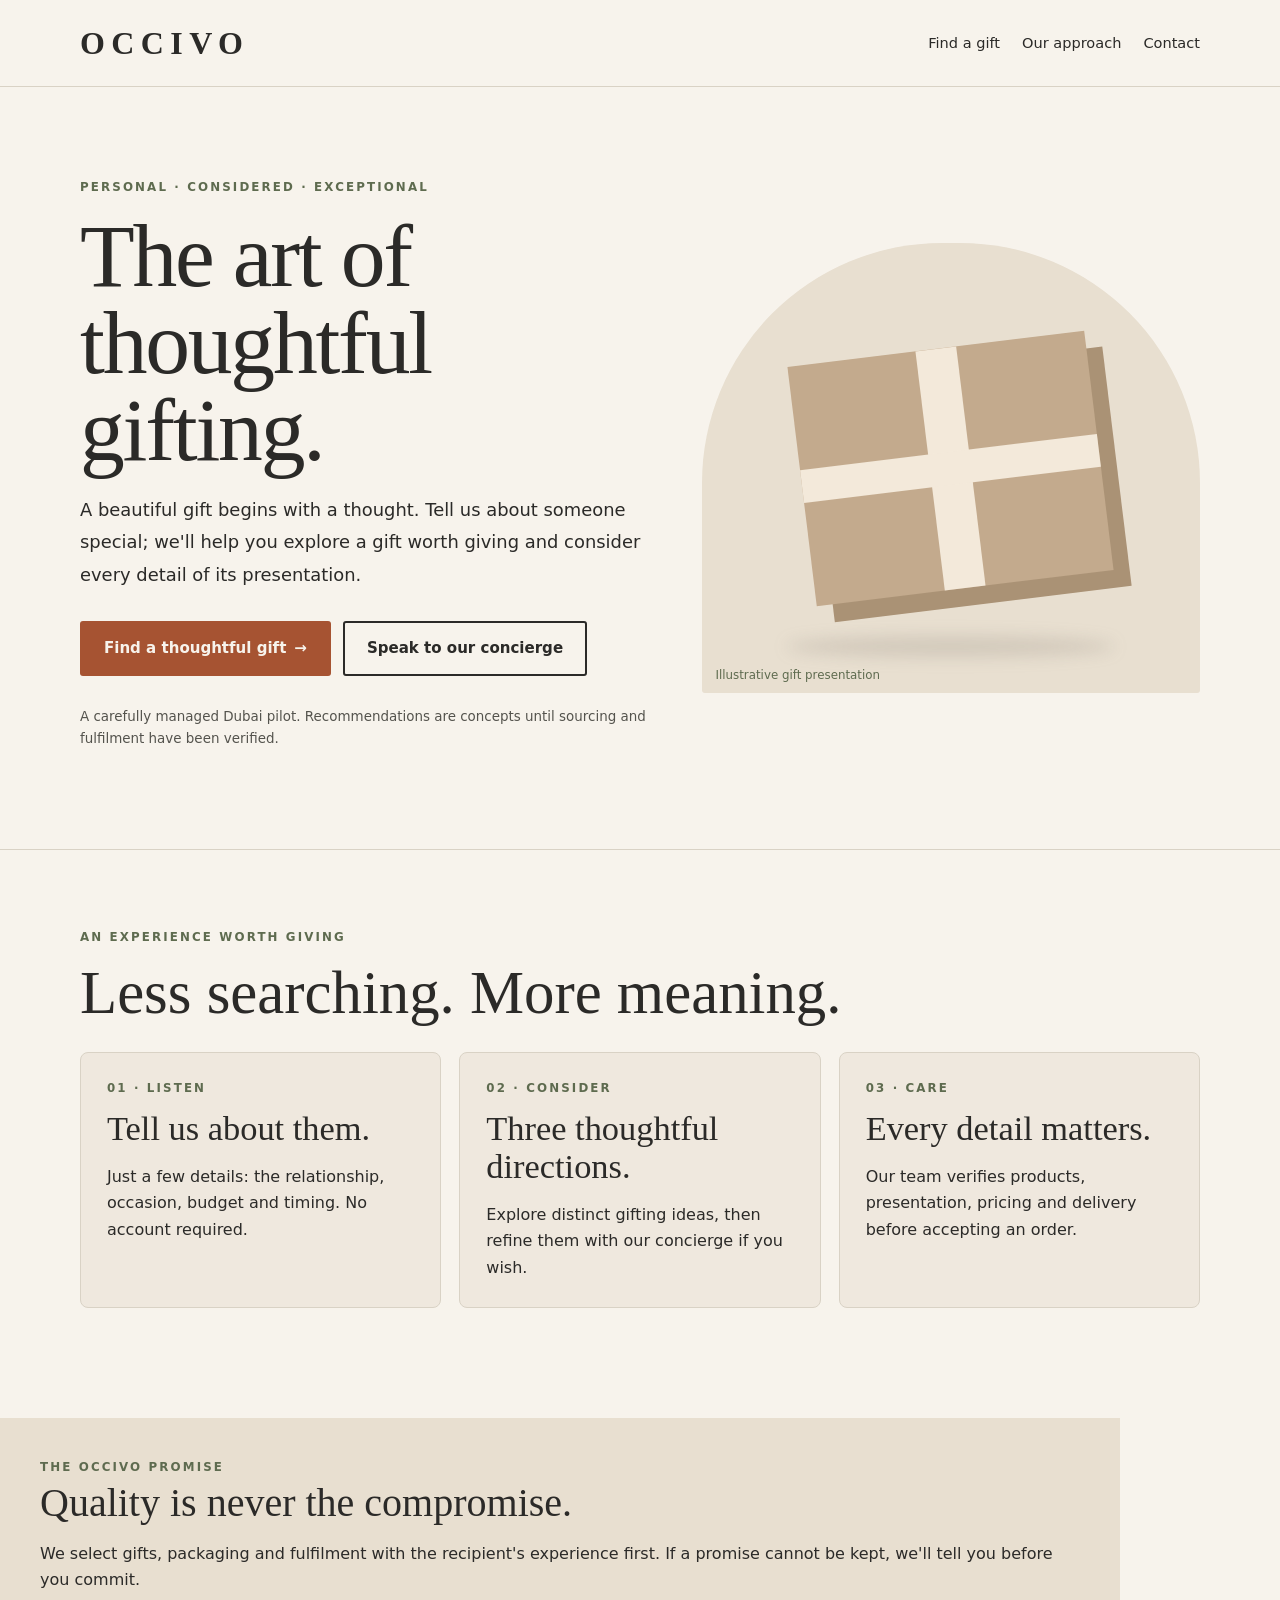
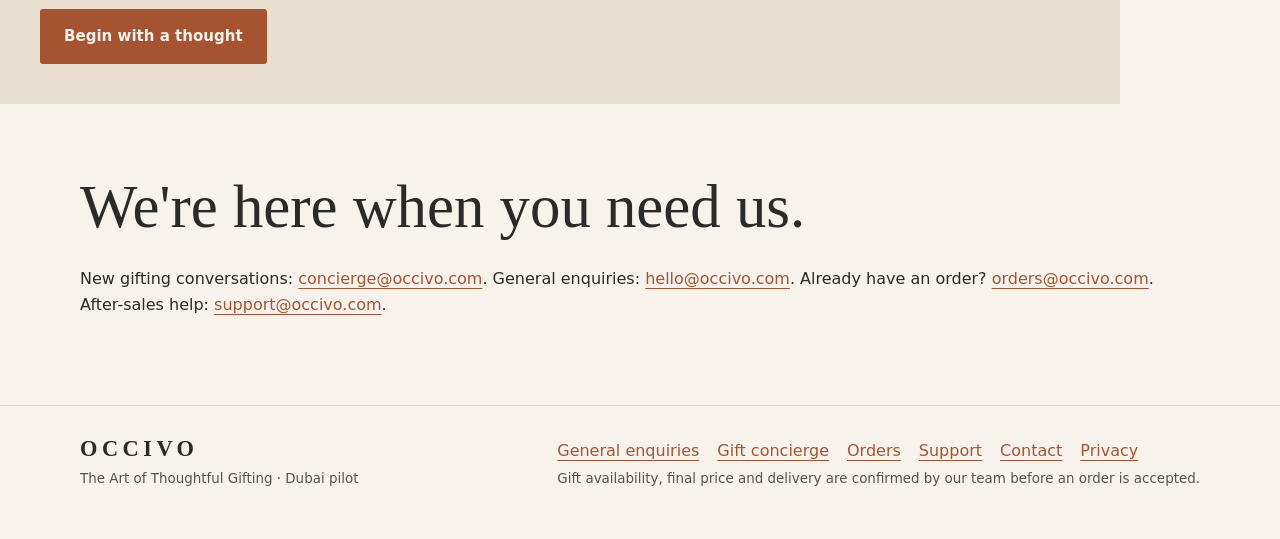
<file: index.html>
<!doctype html><html lang="en"><head><meta charset="UTF-8"><meta name="viewport" content="width=device-width,initial-scale=1"><meta name="theme-color" content="#F7F3EC"><meta name="description" content="Thoughtful gifts, personally considered. OCCIVO is a Dubai-first premium gifting concierge."><title>The Art of Thoughtful Gifting — OCCIVO</title><link rel="stylesheet" href="/styles.css"></head><body><a class="skip" href="#main">Skip to content</a><header class="header"><div class="container head"><a class="wordmark" href="/" aria-label="OCCIVO homepage">OCCIVO</a><nav class="nav" aria-label="Main navigation"><a href="/concierge.html">Find a gift</a><a href="/#how-it-works">Our approach</a><a href="/contact.html">Contact</a></nav></div></header><main id="main"><section class="container hero"><div><span class="eyebrow">Personal · Considered · Exceptional</span><h1>The art of thoughtful gifting.</h1><p class="lead">A beautiful gift begins with a thought. Tell us about someone special; we'll help you explore a gift worth giving and consider every detail of its presentation.</p><div class="actions"><a class="btn btn-primary" href="/concierge.html">Find a thoughtful gift <span aria-hidden="true">→</span></a><a class="btn btn-secondary" href="mailto:concierge@occivo.com?subject=Personal%20gift%20enquiry">Speak to our concierge</a></div><p class="muted small">A carefully managed Dubai pilot. Recommendations are concepts until sourcing and fulfilment have been verified.</p></div><div class="art" role="img" aria-label="Editorial illustration of a gift box tied with an ivory ribbon"><div class="box-art"></div><span class="art-label">Illustrative gift presentation</span></div></section><hr class="divider"><section id="how-it-works" class="container band"><div class="eyebrow">An experience worth giving</div><h2 class="section-title">Less searching. More meaning.</h2><div class="grid3"><article class="tile"><div class="eyebrow">01 · Listen</div><h3>Tell us about them.</h3><p>Just a few details: the relationship, occasion, budget and timing. No account required.</p></article><article class="tile"><div class="eyebrow">02 · Consider</div><h3>Three thoughtful directions.</h3><p>Explore distinct gifting ideas, then refine them with our concierge if you wish.</p></article><article class="tile"><div class="eyebrow">03 · Care</div><h3>Every detail matters.</h3><p>Our team verifies products, presentation, pricing and delivery before accepting an order.</p></article></div></section><section class="container banner"><div class="eyebrow">The OCCIVO promise</div><h2>Quality is never the compromise.</h2><p>We select gifts, packaging and fulfilment with the recipient's experience first. If a promise cannot be kept, we'll tell you before you commit.</p><a href="/concierge.html" class="btn btn-primary">Begin with a thought</a></section><section class="container band" style="padding-top:0"><h2 class="section-title">We're here when you need us.</h2><p>New gifting conversations: <a href="mailto:concierge@occivo.com">concierge@occivo.com</a>. General enquiries: <a href="mailto:hello@occivo.com">hello@occivo.com</a>. Already have an order? <a href="mailto:orders@occivo.com">orders@occivo.com</a>. After-sales help: <a href="mailto:support@occivo.com">support@occivo.com</a>.</p></section></main><footer class="footer"><div class="container foot"><div><a class="wordmark" href="/" style="font-size:1.4rem">OCCIVO</a><p class="muted small">The Art of Thoughtful Gifting · Dubai pilot</p></div><div><div class="footlinks"><a href="mailto:hello@occivo.com">General enquiries</a><a href="mailto:concierge@occivo.com">Gift concierge</a><a href="mailto:orders@occivo.com">Orders</a><a href="mailto:support@occivo.com">Support</a><a href="/contact.html">Contact</a><a href="/privacy.html">Privacy</a></div><p class="muted small">Gift availability, final price and delivery are confirmed by our team before an order is accepted.</p></div></div></footer></body></html>
</file>
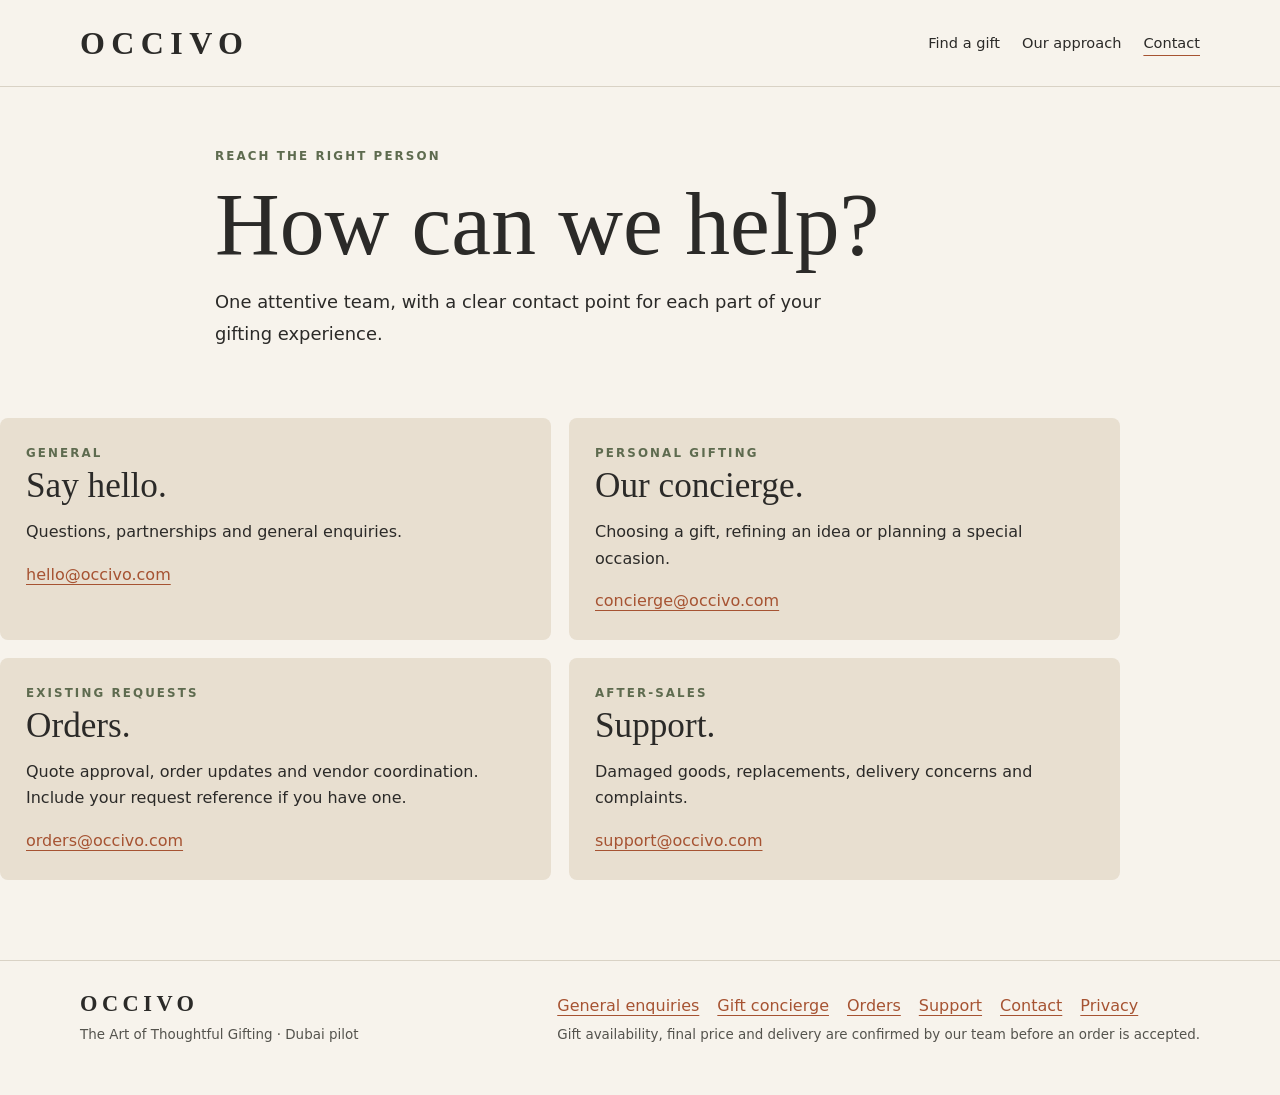
<file: contact.html>
<!doctype html><html lang="en"><head><meta charset="UTF-8"><meta name="viewport" content="width=device-width,initial-scale=1"><meta name="theme-color" content="#F7F3EC"><meta name="description" content="Contact OCCIVO for gifting advice, orders, general enquiries and support."><title>Contact — OCCIVO</title><link rel="stylesheet" href="/styles.css"></head><body><a class="skip" href="#main">Skip to content</a><header class="header"><div class="container head"><a class="wordmark" href="/" aria-label="OCCIVO homepage">OCCIVO</a><nav class="nav" aria-label="Main navigation"><a href="/concierge.html">Find a gift</a><a href="/#how-it-works">Our approach</a><a href="/contact.html" aria-current="page">Contact</a></nav></div></header><main id="main"><section class="container page-intro"><div class="eyebrow">Reach the right person</div><h1>How can we help?</h1><p class="lead">One attentive team, with a clear contact point for each part of your gifting experience.</p></section><div class="container contact-grid"><article><div class="eyebrow">General</div><h2>Say hello.</h2><p>Questions, partnerships and general enquiries.</p><a href="mailto:hello@occivo.com">hello@occivo.com</a></article><article><div class="eyebrow">Personal gifting</div><h2>Our concierge.</h2><p>Choosing a gift, refining an idea or planning a special occasion.</p><a href="mailto:concierge@occivo.com">concierge@occivo.com</a></article><article><div class="eyebrow">Existing requests</div><h2>Orders.</h2><p>Quote approval, order updates and vendor coordination. Include your request reference if you have one.</p><a href="mailto:orders@occivo.com">orders@occivo.com</a></article><article><div class="eyebrow">After-sales</div><h2>Support.</h2><p>Damaged goods, replacements, delivery concerns and complaints.</p><a href="mailto:support@occivo.com">support@occivo.com</a></article></div></main><footer class="footer"><div class="container foot"><div><a class="wordmark" href="/" style="font-size:1.4rem">OCCIVO</a><p class="muted small">The Art of Thoughtful Gifting · Dubai pilot</p></div><div><div class="footlinks"><a href="mailto:hello@occivo.com">General enquiries</a><a href="mailto:concierge@occivo.com">Gift concierge</a><a href="mailto:orders@occivo.com">Orders</a><a href="mailto:support@occivo.com">Support</a><a href="/contact.html">Contact</a><a href="/privacy.html">Privacy</a></div><p class="muted small">Gift availability, final price and delivery are confirmed by our team before an order is accepted.</p></div></div></footer></body></html>
</file>
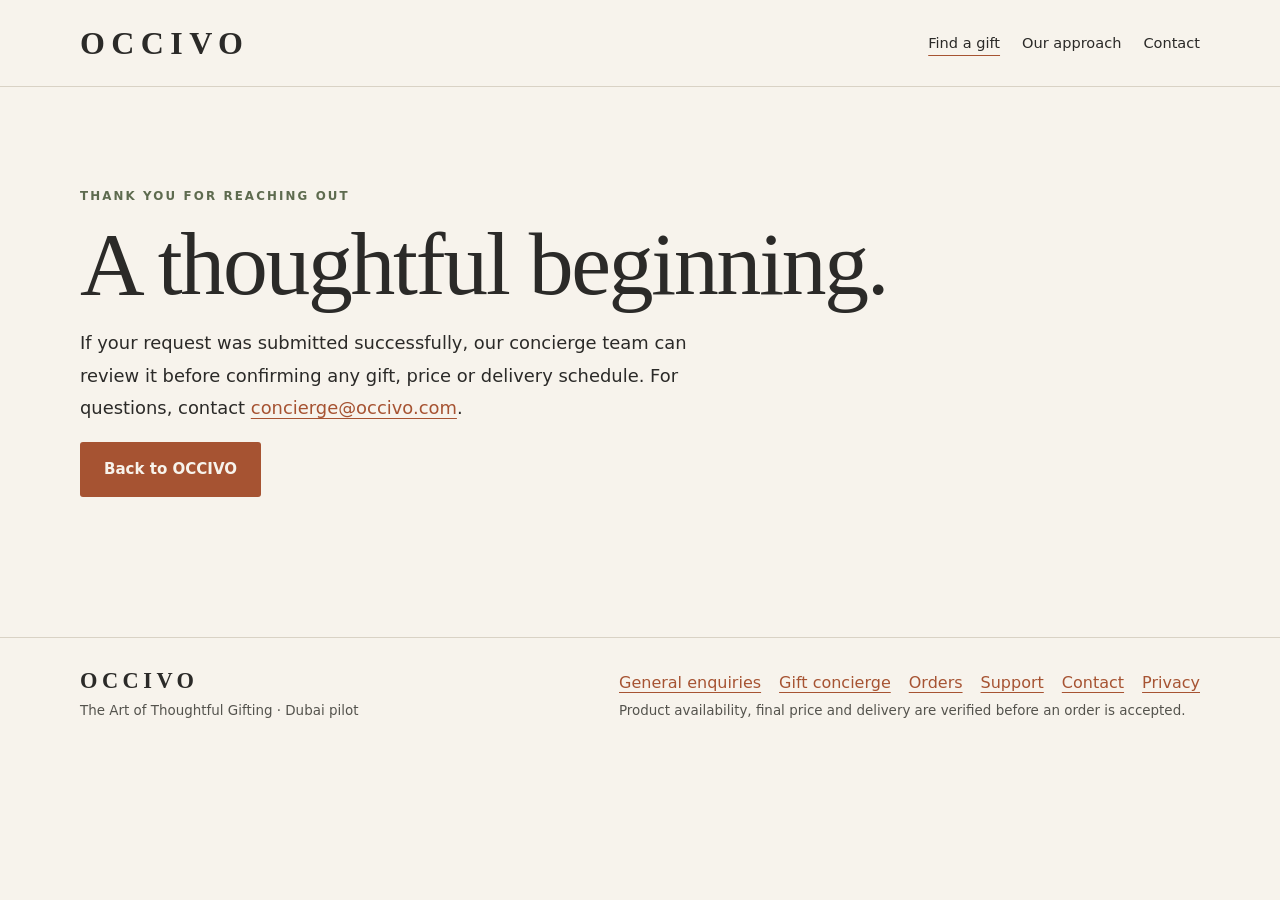
<file: thank-you.html>
<!doctype html><html lang="en"><head><meta charset="UTF-8"><meta name="viewport" content="width=device-width,initial-scale=1"><meta name="theme-color" content="#F7F3EC"><title>Thank you — OCCIVO</title><link rel="stylesheet" href="/styles.css"></head><body><a class="skip" href="#main">Skip to content</a><header class="header"><div class="container head"><a class="wordmark" href="/" aria-label="OCCIVO homepage">OCCIVO</a><nav class="nav" aria-label="Main navigation"><a href="/concierge.html" aria-current="page">Find a gift</a><a href="/#how-it-works">Our approach</a><a href="/contact.html">Contact</a></nav></div></header><main id="main" class="container" style="padding:100px 0 140px"><div class="eyebrow">Thank you for reaching out</div><h1 class="display">A thoughtful beginning.</h1><p class="lead">If your request was submitted successfully, our concierge team can review it before confirming any gift, price or delivery schedule. For questions, contact <a href="mailto:concierge@occivo.com">concierge@occivo.com</a>.</p><a class="btn btn-primary" href="/">Back to OCCIVO</a></main><footer class="footer"><div class="container foot"><div><a class="wordmark" href="/" style="font-size:1.4rem">OCCIVO</a><p class="muted small">The Art of Thoughtful Gifting · Dubai pilot</p></div><div><div class="footlinks"><a href="mailto:hello@occivo.com">General enquiries</a><a href="mailto:concierge@occivo.com">Gift concierge</a><a href="mailto:orders@occivo.com">Orders</a><a href="mailto:support@occivo.com">Support</a><a href="/contact.html">Contact</a><a href="/privacy.html">Privacy</a></div><p class="muted small">Product availability, final price and delivery are verified before an order is accepted.</p></div></div></footer></body></html>
</file>
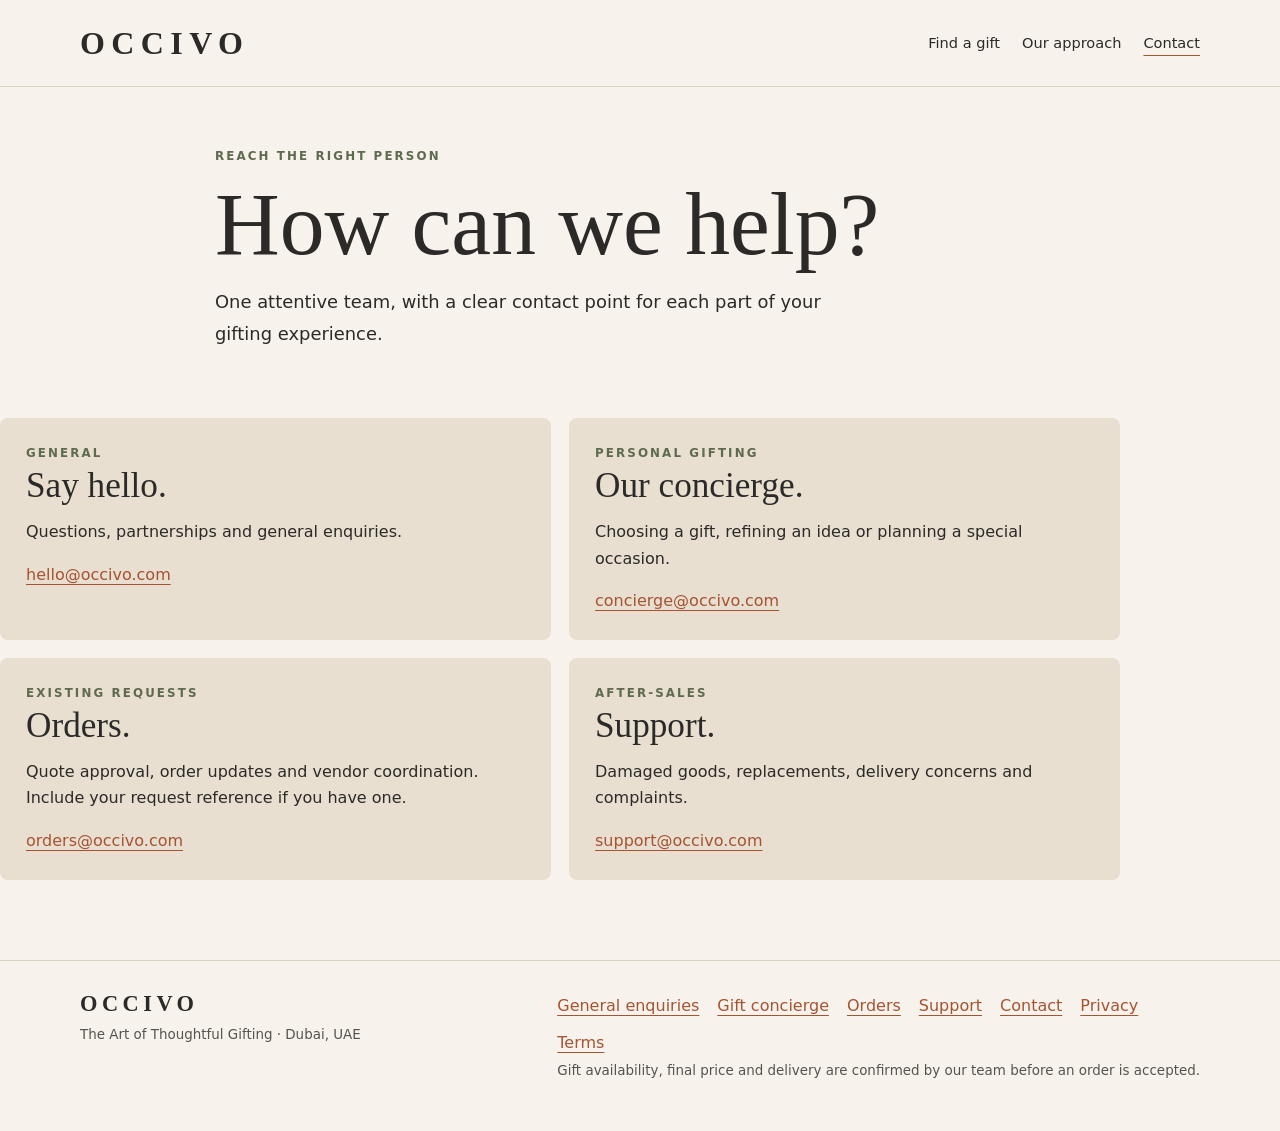
<file: public/contact.html>
<!doctype html><html lang="en"><head><meta charset="UTF-8"><meta name="viewport" content="width=device-width,initial-scale=1"><meta name="theme-color" content="#F7F3EC"><meta name="description" content="Contact OCCIVO for gifting advice, orders, general enquiries and support."><title>Contact — OCCIVO</title><link rel="icon" href="/favicon.svg" type="image/svg+xml"><link rel="stylesheet" href="/styles.css"></head><body><a class="skip" href="#main">Skip to content</a><header class="header"><div class="container head"><a class="wordmark" href="/" aria-label="OCCIVO homepage">OCCIVO</a><nav class="nav" aria-label="Main navigation"><a href="/concierge.html">Find a gift</a><a href="/#how-it-works">Our approach</a><a href="/contact.html" aria-current="page">Contact</a></nav></div></header><main id="main"><section class="container page-intro"><div class="eyebrow">Reach the right person</div><h1>How can we help?</h1><p class="lead">One attentive team, with a clear contact point for each part of your gifting experience.</p></section><div class="container contact-grid"><article><div class="eyebrow">General</div><h2>Say hello.</h2><p>Questions, partnerships and general enquiries.</p><a href="mailto:hello@occivo.com">hello@occivo.com</a></article><article><div class="eyebrow">Personal gifting</div><h2>Our concierge.</h2><p>Choosing a gift, refining an idea or planning a special occasion.</p><a href="mailto:concierge@occivo.com">concierge@occivo.com</a></article><article><div class="eyebrow">Existing requests</div><h2>Orders.</h2><p>Quote approval, order updates and vendor coordination. Include your request reference if you have one.</p><a href="mailto:orders@occivo.com">orders@occivo.com</a></article><article><div class="eyebrow">After-sales</div><h2>Support.</h2><p>Damaged goods, replacements, delivery concerns and complaints.</p><a href="mailto:support@occivo.com">support@occivo.com</a></article></div></main><footer class="footer"><div class="container foot"><div><a class="wordmark" href="/" style="font-size:1.4rem">OCCIVO</a><p class="muted small">The Art of Thoughtful Gifting · Dubai, UAE</p></div><div><div class="footlinks"><a href="mailto:hello@occivo.com">General enquiries</a><a href="mailto:concierge@occivo.com">Gift concierge</a><a href="mailto:orders@occivo.com">Orders</a><a href="mailto:support@occivo.com">Support</a><a href="/contact.html">Contact</a><a href="/privacy.html">Privacy</a><a href="/terms.html">Terms</a></div><p class="muted small">Gift availability, final price and delivery are confirmed by our team before an order is accepted.</p></div></div></footer></body></html>
</file>
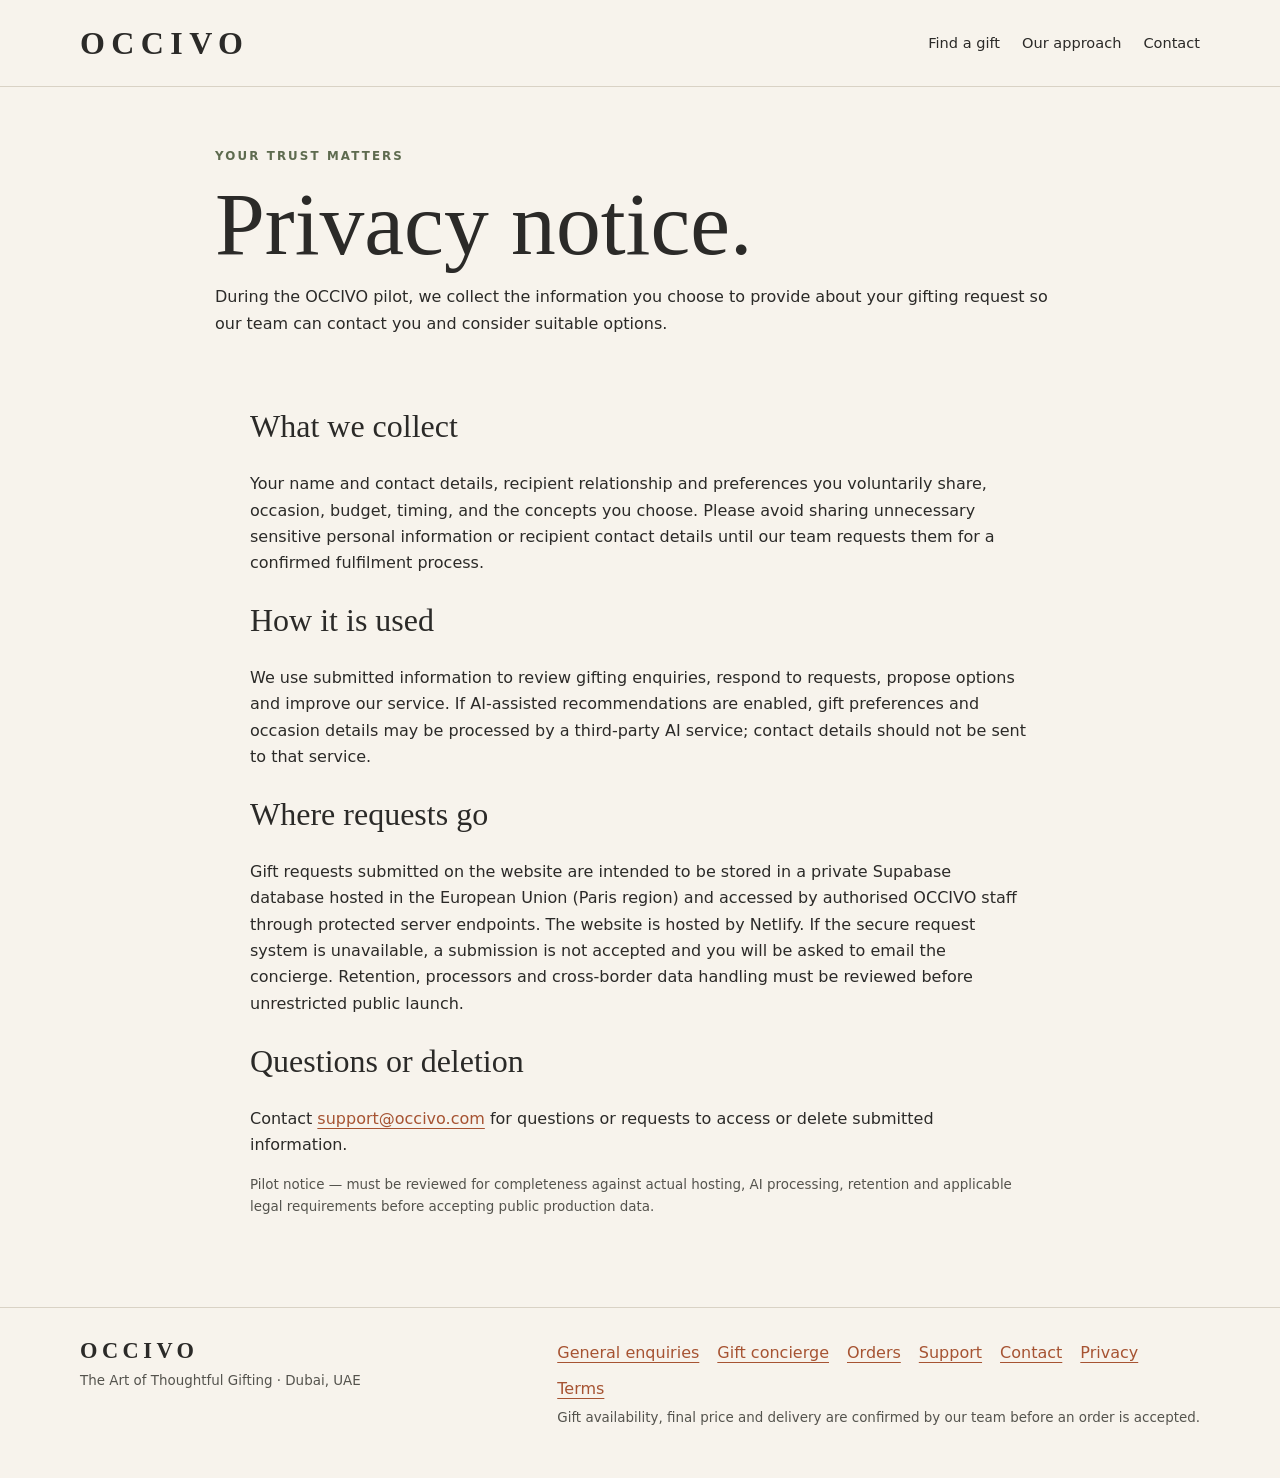
<file: public/privacy.html>
<!doctype html><html lang="en"><head><meta charset="UTF-8"><meta name="viewport" content="width=device-width,initial-scale=1"><meta name="theme-color" content="#F7F3EC"><meta name="description" content="How OCCIVO handles gifting enquiries during its controlled Dubai pilot."><title>Privacy Notice — OCCIVO</title><link rel="icon" href="/favicon.svg" type="image/svg+xml"><link rel="stylesheet" href="/styles.css"></head><body><a class="skip" href="#main">Skip to content</a><header class="header"><div class="container head"><a class="wordmark" href="/" aria-label="OCCIVO homepage">OCCIVO</a><nav class="nav" aria-label="Main navigation"><a href="/concierge.html">Find a gift</a><a href="/#how-it-works">Our approach</a><a href="/contact.html">Contact</a></nav></div></header><main id="main"><section class="container page-intro"><div class="eyebrow">Your trust matters</div><h1>Privacy notice.</h1><p>During the OCCIVO pilot, we collect the information you choose to provide about your gifting request so our team can contact you and consider suitable options.</p></section><article class="container legal"><h2>What we collect</h2><p>Your name and contact details, recipient relationship and preferences you voluntarily share, occasion, budget, timing, and the concepts you choose. Please avoid sharing unnecessary sensitive personal information or recipient contact details until our team requests them for a confirmed fulfilment process.</p><h2>How it is used</h2><p>We use submitted information to review gifting enquiries, respond to requests, propose options and improve our service. If AI-assisted recommendations are enabled, gift preferences and occasion details may be processed by a third-party AI service; contact details should not be sent to that service.</p><h2>Where requests go</h2><p>Gift requests submitted on the website are intended to be stored in a private Supabase database hosted in the European Union (Paris region) and accessed by authorised OCCIVO staff through protected server endpoints. The website is hosted by Netlify. If the secure request system is unavailable, a submission is not accepted and you will be asked to email the concierge. Retention, processors and cross-border data handling must be reviewed before unrestricted public launch.</p><h2>Questions or deletion</h2><p>Contact <a href="mailto:support@occivo.com?subject=Privacy%20enquiry">support@occivo.com</a> for questions or requests to access or delete submitted information.</p><p class="muted small">Pilot notice — must be reviewed for completeness against actual hosting, AI processing, retention and applicable legal requirements before accepting public production data.</p></article></main><footer class="footer"><div class="container foot"><div><a class="wordmark" href="/" style="font-size:1.4rem">OCCIVO</a><p class="muted small">The Art of Thoughtful Gifting · Dubai, UAE</p></div><div><div class="footlinks"><a href="mailto:hello@occivo.com">General enquiries</a><a href="mailto:concierge@occivo.com">Gift concierge</a><a href="mailto:orders@occivo.com">Orders</a><a href="mailto:support@occivo.com">Support</a><a href="/contact.html">Contact</a><a href="/privacy.html">Privacy</a><a href="/terms.html">Terms</a></div><p class="muted small">Gift availability, final price and delivery are confirmed by our team before an order is accepted.</p></div></div></footer></body></html>
</file>
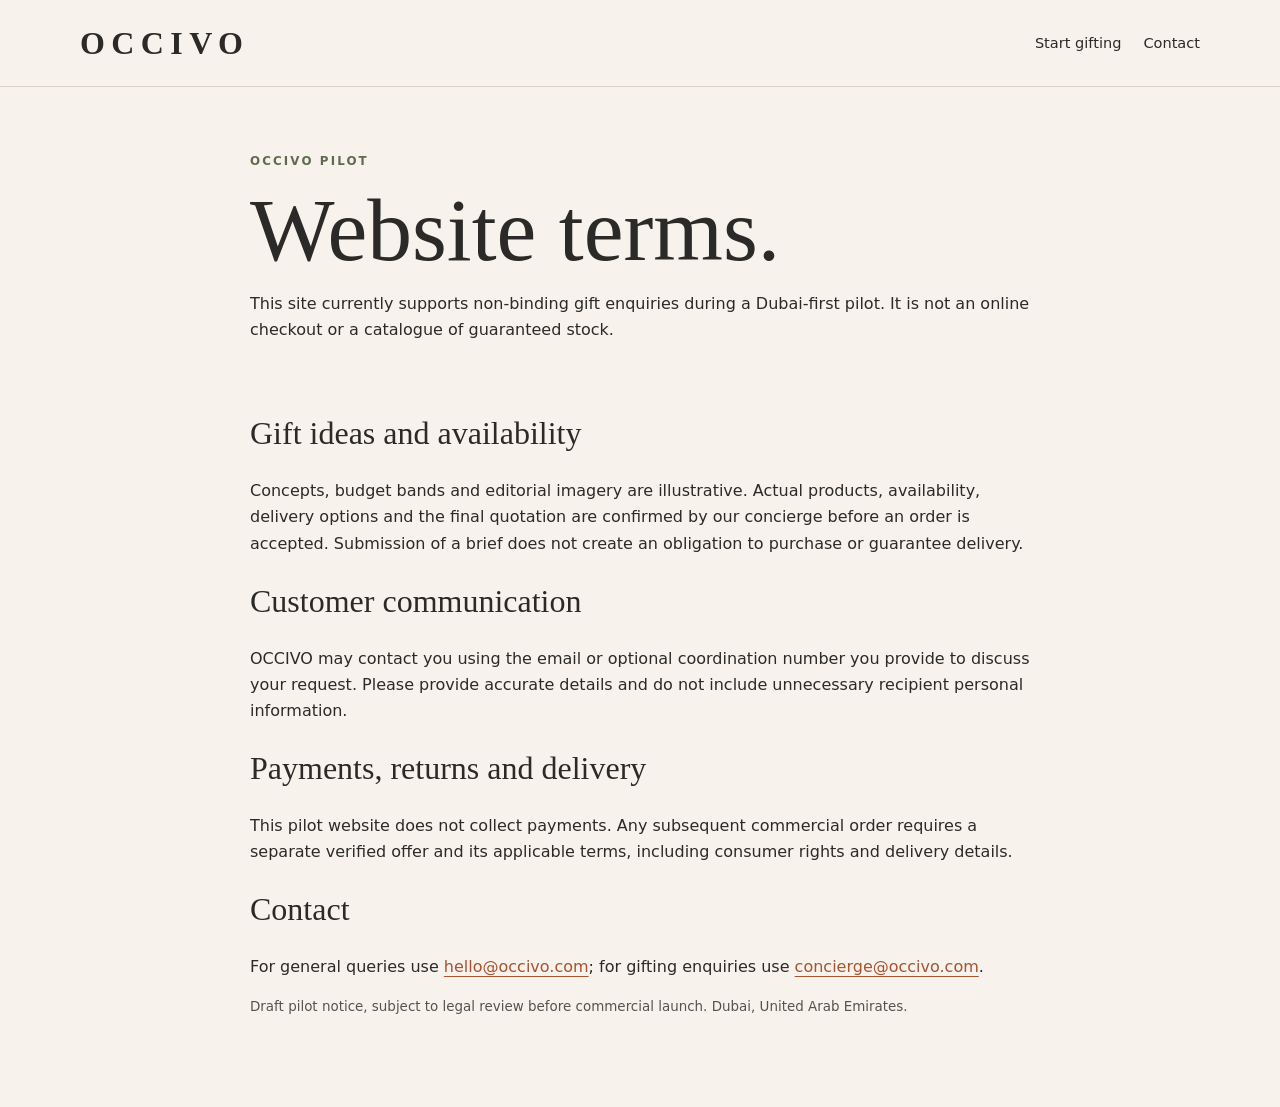
<file: public/terms.html>
<!doctype html><html lang="en"><head><meta charset="UTF-8"><meta name="viewport" content="width=device-width,initial-scale=1"><meta name="robots" content="noindex"><meta name="description" content="OCCIVO concierge pilot website terms."><title>Website Terms — OCCIVO</title><link rel="icon" type="image/svg+xml" href="/favicon.svg"><link rel="stylesheet" href="/styles.css"></head><body><a class="skip" href="#main">Skip to content</a><header class="header"><div class="container head"><a class="wordmark" href="/">OCCIVO</a><nav class="nav"><a href="/concierge.html">Start gifting</a><a href="/contact.html">Contact</a></nav></div></header><main class="container legal" id="main"><section class="page-intro"><span class="eyebrow">OCCIVO pilot</span><h1>Website terms.</h1><p>This site currently supports non-binding gift enquiries during a Dubai-first pilot. It is not an online checkout or a catalogue of guaranteed stock.</p></section><h2>Gift ideas and availability</h2><p>Concepts, budget bands and editorial imagery are illustrative. Actual products, availability, delivery options and the final quotation are confirmed by our concierge before an order is accepted. Submission of a brief does not create an obligation to purchase or guarantee delivery.</p><h2>Customer communication</h2><p>OCCIVO may contact you using the email or optional coordination number you provide to discuss your request. Please provide accurate details and do not include unnecessary recipient personal information.</p><h2>Payments, returns and delivery</h2><p>This pilot website does not collect payments. Any subsequent commercial order requires a separate verified offer and its applicable terms, including consumer rights and delivery details.</p><h2>Contact</h2><p>For general queries use <a href="mailto:hello@occivo.com">hello@occivo.com</a>; for gifting enquiries use <a href="mailto:concierge@occivo.com">concierge@occivo.com</a>.</p><p class="muted small">Draft pilot notice, subject to legal review before commercial launch. Dubai, United Arab Emirates.</p></main></body></html>
</file>
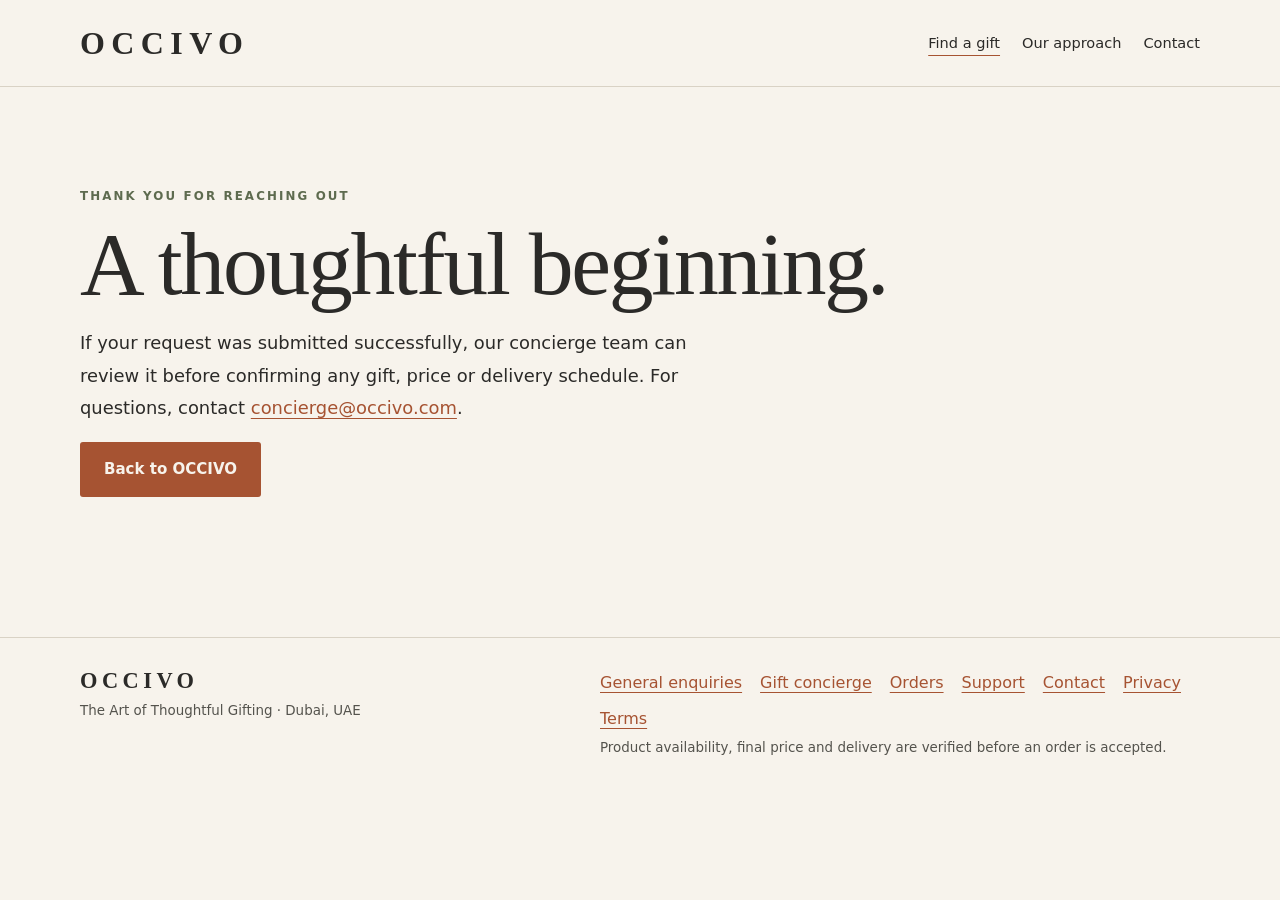
<file: public/thank-you.html>
<!doctype html><html lang="en"><head><meta charset="UTF-8"><meta name="viewport" content="width=device-width,initial-scale=1"><meta name="theme-color" content="#F7F3EC"><title>Thank you — OCCIVO</title><link rel="icon" href="/favicon.svg" type="image/svg+xml"><link rel="stylesheet" href="/styles.css"></head><body><a class="skip" href="#main">Skip to content</a><header class="header"><div class="container head"><a class="wordmark" href="/" aria-label="OCCIVO homepage">OCCIVO</a><nav class="nav" aria-label="Main navigation"><a href="/concierge.html" aria-current="page">Find a gift</a><a href="/#how-it-works">Our approach</a><a href="/contact.html">Contact</a></nav></div></header><main id="main" class="container" style="padding:100px 0 140px"><div class="eyebrow">Thank you for reaching out</div><h1 class="display">A thoughtful beginning.</h1><p class="lead">If your request was submitted successfully, our concierge team can review it before confirming any gift, price or delivery schedule. For questions, contact <a href="mailto:concierge@occivo.com">concierge@occivo.com</a>.</p><a class="btn btn-primary" href="/">Back to OCCIVO</a></main><footer class="footer"><div class="container foot"><div><a class="wordmark" href="/" style="font-size:1.4rem">OCCIVO</a><p class="muted small">The Art of Thoughtful Gifting · Dubai, UAE</p></div><div><div class="footlinks"><a href="mailto:hello@occivo.com">General enquiries</a><a href="mailto:concierge@occivo.com">Gift concierge</a><a href="mailto:orders@occivo.com">Orders</a><a href="mailto:support@occivo.com">Support</a><a href="/contact.html">Contact</a><a href="/privacy.html">Privacy</a><a href="/terms.html">Terms</a></div><p class="muted small">Product availability, final price and delivery are verified before an order is accepted.</p></div></div></footer></body></html>
</file>
<file: styles.css>
:root{--surface:#F7F3EC;--sand:#E8DFD0;--ink:#2B2A28;--action:#A65332;--hover:#8F462A;--pressed:#763821;--sage:#5E6B4F;--line:#D9D2C5;--border:#5E6B4F;--error:#9B3D2E;--serif:"Cormorant Garamond",Georgia,serif;--sans:"DM Sans",system-ui,-apple-system,"Segoe UI",sans-serif}*{box-sizing:border-box}html{scroll-behavior:smooth}body{margin:0;background:var(--surface);color:var(--ink);font:400 16px/1.65 var(--sans)}a{color:var(--action);text-underline-offset:4px}a:hover{color:var(--hover)}:focus-visible{outline:3px solid var(--ink);outline-offset:4px}button,input,textarea,select{font:inherit}button{cursor:pointer}button:disabled{cursor:not-allowed;opacity:.6}.container{width:min(1120px,calc(100% - 40px));margin-inline:auto}.skip{position:absolute;left:12px;top:-100px;background:var(--ink);color:var(--surface);padding:8px 14px;z-index:20}.skip:focus{top:12px}.header{border-bottom:1px solid var(--line);background:var(--surface)}.head{min-height:86px;display:flex;align-items:center;justify-content:space-between;gap:24px}.wordmark{font:600 2rem/1 var(--serif);letter-spacing:.2em;text-decoration:none;color:var(--ink)}.nav{display:flex;flex-wrap:wrap;gap:22px;align-items:center}.nav a{font-size:.91rem;text-decoration:none;color:var(--ink)}.nav a[aria-current=page]{text-decoration:underline;text-decoration-color:var(--action);text-underline-offset:7px}.eyebrow{font-size:.74rem;text-transform:uppercase;letter-spacing:.18em;color:var(--sage);font-weight:700}.hero{padding:86px 0 78px;display:grid;grid-template-columns:1.07fr .93fr;gap:48px;align-items:center}.hero h1,.display{font:500 clamp(3.4rem,7vw,6.7rem)/.97 var(--serif);letter-spacing:-.025em;margin:14px 0 20px}.lead{font-size:1.12rem;max-width:640px;line-height:1.8}.actions{display:flex;gap:12px;flex-wrap:wrap;margin:30px 0}.btn{border-radius:3px;padding:13px 22px;font-weight:700;font-size:.94rem;min-height:48px;text-decoration:none;display:inline-flex;justify-content:center;align-items:center;gap:8px;border:2px solid transparent;transition:background-color .15s,color .15s}.btn-primary{background:var(--action);color:var(--surface)}.btn-primary:hover{background:var(--hover);color:var(--surface)}.btn-primary:active{background:var(--pressed)}.btn-secondary{color:var(--ink);background:transparent;border-color:var(--ink)}.btn-secondary:hover{background:var(--sand);color:var(--ink)}.btn:focus-visible{outline:3px solid var(--ink);outline-offset:3px}.small{font-size:.84rem}.muted{color:#54534D}.art{min-height:450px;display:grid;place-items:center;position:relative;background:var(--sand);border-radius:240px 240px 3px 3px;overflow:hidden}.art::after{content:"";position:absolute;bottom:36px;width:66%;height:21px;border-radius:50%;background:#7C756A33;filter:blur(8px)}.box-art{width:60%;aspect-ratio:1.24;background:#C3AA8D;box-shadow:16px 18px 0 #AA9275;transform:rotate(-7deg);position:relative;z-index:1}.box-art:before,.box-art:after{content:"";position:absolute;background:#F3E9DA}.box-art:before{left:43%;width:14%;height:100%}.box-art:after{top:43%;width:100%;height:14%}.art-label{position:absolute;bottom:8px;left:14px;font-size:.74rem;color:var(--sage)}.divider{border:0;border-top:1px solid var(--line)}section.band{padding:70px 0}.section-title{font:500 clamp(2.4rem,5vw,3.8rem)/1.08 var(--serif);margin:12px 0 26px}.grid3{display:grid;grid-template-columns:repeat(3,minmax(0,1fr));gap:18px}.tile{border:1px solid var(--line);background:#EFE8DE;padding:26px;min-width:0;border-radius:8px}.tile h3{font:500 2.15rem/1.1 var(--serif);margin:12px 0}.tile p{margin-bottom:0}.banner{background:var(--sand);padding:40px;margin:40px 0 70px}.banner h2{font:500 2.5rem/1 var(--serif);margin:5px 0 18px}.footer{border-top:1px solid var(--line);padding:32px 0 45px}.foot{display:flex;justify-content:space-between;gap:24px;flex-wrap:wrap}.foot p{margin:.25rem 0}.footlinks{display:flex;gap:10px 18px;flex-wrap:wrap;max-width:600px}.page-intro{padding:60px 0 30px;max-width:850px}.page-intro h1{font:500 clamp(3.2rem,7vw,5.6rem)/1 var(--serif);margin:12px 0}.contact-grid{display:grid;grid-template-columns:repeat(2,minmax(0,1fr));gap:18px;margin:20px 0 80px}.contact-grid article{padding:26px;background:var(--sand);border-radius:8px}.contact-grid h2{font:500 2.2rem/1 var(--serif);margin:4px 0}.form-shell{max-width:810px;margin:25px auto 80px;background:#EFE8DE;padding:clamp(20px,5vw,46px);border:1px solid var(--line);border-radius:8px}.field{margin-bottom:18px}.field label,.field legend{font-size:.94rem;font-weight:700;display:block;margin-bottom:7px}.field input:not([type=radio]):not([type=checkbox]),.field textarea,.field select{display:block;width:100%;padding:12px 14px;background:var(--surface);color:var(--ink);border:2px solid var(--border);border-radius:4px;min-height:47px}.field textarea{min-height:96px;resize:vertical}.field input:focus,.field textarea:focus,.field select:focus{outline:3px solid var(--ink);outline-offset:3px}.choice-grid{display:grid;grid-template-columns:repeat(2,minmax(0,1fr));gap:10px}.choice{display:flex;align-items:center;gap:10px;padding:12px 13px;border:2px solid var(--line);background:var(--surface);border-radius:4px;cursor:pointer}.choice:has(input:checked){border-color:var(--action);background:#F8EEE7}.choice input{accent-color:var(--action);width:18px;height:18px}.step{display:none}.step.active{display:block}.form-actions{display:flex;justify-content:space-between;gap:12px;flex-wrap:wrap;margin-top:28px}.progress{font-size:.83rem;color:var(--sage);font-weight:700;letter-spacing:.07em}.notice{border-left:4px solid var(--sage);background:var(--surface);padding:14px 18px;margin:22px 0;font-size:.9rem}.error{color:var(--error);font-weight:700}.concepts{display:grid;grid-template-columns:repeat(3,1fr);gap:14px;margin:20px 0}.concept{background:var(--surface);border:2px solid var(--line);padding:17px;border-radius:5px;min-width:0}.concept h3{font:500 1.8rem/1.1 var(--serif)}.concept p{font-size:.92rem}.concept:has(input:checked){border-color:var(--action)}.concept input{accent-color:var(--action)}.hidden{display:none!important}.visually-hidden{position:absolute!important;height:1px;width:1px;overflow:hidden;clip:rect(0,0,0,0);white-space:nowrap}.checkline{display:flex;align-items:flex-start;gap:10px;font-size:.86rem}.checkline input{margin-top:6px;accent-color:var(--action)}.status{margin:14px 0;font-weight:600}.legal{max-width:780px;padding-bottom:75px}.legal h2{font:500 2rem/1.1 var(--serif)}@media(max-width:820px){.hero{grid-template-columns:1fr;gap:25px;padding:40px 0}.art{min-height:320px}.grid3,.concepts{grid-template-columns:1fr}.head{min-height:72px}.contact-grid{grid-template-columns:1fr}}@media(max-width:540px){.container{width:min(100% - 28px,1120px)}.head{align-items:flex-start;flex-direction:column;padding:16px 0;gap:10px}.nav{gap:10px 16px}.hero h1{font-size:3.55rem}.choice-grid{grid-template-columns:1fr}.form-shell{margin-top:14px}.banner{padding:24px}.footlinks{flex-direction:column;gap:5px}}@media(prefers-reduced-motion:reduce){html{scroll-behavior:auto}.btn{transition:none}}
</file>
